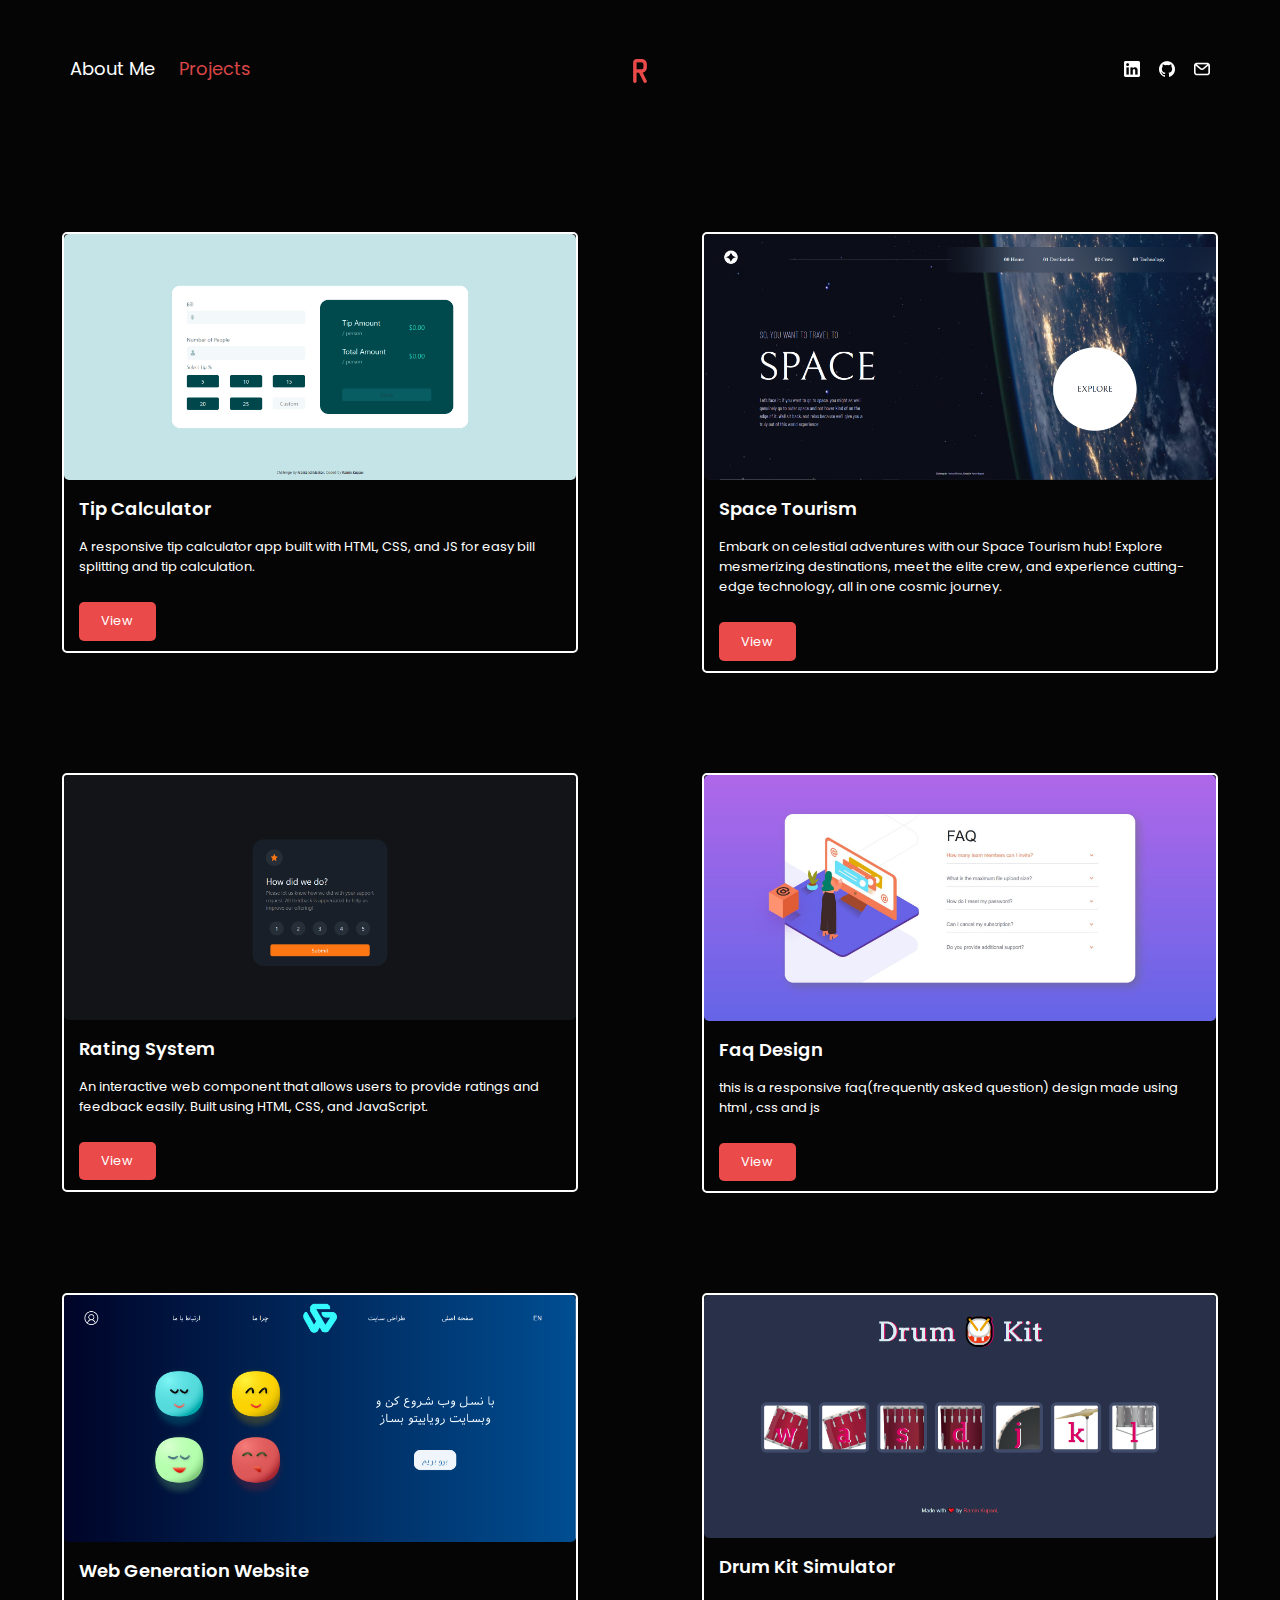
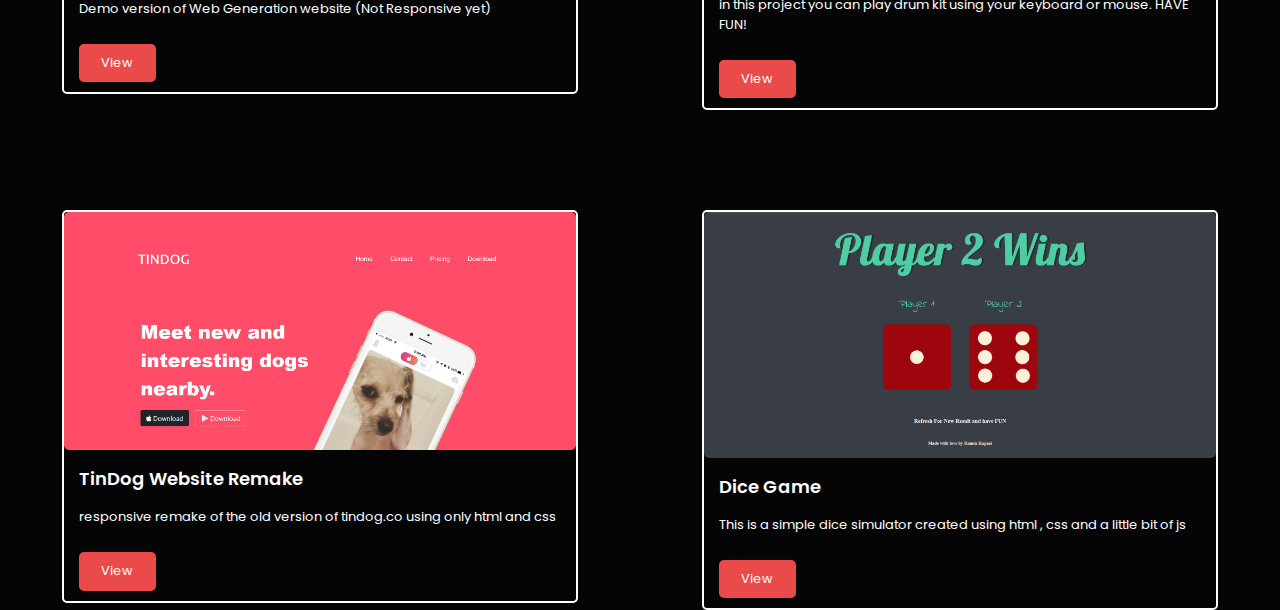
<file: projects.html>
<html lang="en">

<head>
  <meta charset="UTF-8">
  <meta name="viewport" content="width=device-width, initial-scale=1.0">
  <title>Ramin Kupaei</title>
  <link rel="icon" type="image/png" href="images/logo.png">
  <link rel="stylesheet" href="projects-styles.css">
  <link rel="preconnect" href="https://fonts.googleapis.com">
  <link rel="preconnect" href="https://fonts.gstatic.com" crossorigin>
  <link href="https://fonts.googleapis.com/css2?family=Open+Sans:wght@300&family=Poppins:wght@300&display=swap"
    rel="stylesheet">
</head>

<body>
  <div class="navbarPart">
    <ul class="elementHolder">
      <li class="navbarElement"><a href="index.html" class="navbarElementText">About Me</a></li>

      <li class="navbarElement"><a href="projects.html" class="navbarElementText active">Projects</a></li>
    </ul>
    <a href="index.html" class="navLogo"><img src="images/logo.png" alt="" class="navLogo"></a>
    <div class="socialIcons">
      <a href="https://www.linkedin.com/in/ramin-kupaei/"><img src="images/linkedin-logo.png" alt=""
          class="socialIconsImg"></a>
      <a href="https://github.com/RaminKp"><img src="images/github-logo.png" alt="" class="socialIconsImg"></a>
      <a href="mailto:r.kupaei@gmail.com"><img src="images/gmail-logo.png" alt="" class="socialIconsImg"></a>
    </div>
  </div>

  <div class="mainPart">
    <div class="projects project1">
      <img src="images/tip-pic.PNG" alt="" class="headImg headImg1">
      <p class="headerText">Tip Calculator</p>
      <p class="projectExp">A responsive tip calculator app built with HTML, CSS, and JS for easy bill splitting and tip calculation.</p>
      <a href="https://github.com/RaminKp/Tip-Calculator"><button class="viewButton">View</button></a>
    </div>
    <div class="projects project2">
      <img src="images/space-pic.PNG" alt="" class="headImg headImg2">
      <p class="headerText">Space Tourism</p>
      <p class="projectExp">Embark on celestial adventures with our Space Tourism hub! Explore mesmerizing destinations, meet the elite crew, and experience cutting-edge technology, all in one cosmic journey.</p>
      <a href="https://github.com/RaminKp/Space-Tourism-Website"><button class="viewButton">View</button></a>
    </div>
    <div class="projects project3">
      <img src="images/rating-pic.PNG" alt="" class="headImg headImg3">
      <p class="headerText">Rating System</p>
      <p class="projectExp">An interactive web component that allows users to provide ratings and feedback easily. Built using HTML, CSS, and JavaScript.</p>
      <a href="https://github.com/RaminKp/Rating-System-Project"><button class="viewButton">View</button></a>
    </div>
    <div class="projects project4">
      <img src="images/faq-pic.JPG" alt="" class="headImg headImg1">
      <p class="headerText">Faq Design</p>
      <p class="projectExp">this is a responsive faq(frequently asked question) design made using html , css and js </p>
      <a href="https://github.com/RaminKp/FAQ-responsive"><button class="viewButton">View</button></a>
    </div>
    <div class="projects project5">
      <img src="images/WG-pic.PNG" alt="" class="headImg headImg2">
      <p class="headerText">Web Generation Website</p>
      <p class="projectExp">Demo version of Web Generation website (Not Responsive yet)</p>
      <a href="https://github.com/RaminKp/Web-Generation-Sample-Website"><button class="viewButton">View</button></a>
    </div>
    <div class="projects project6">
      <img src="images/drum-pic.PNG" alt="" class="headImg headImg3">
      <p class="headerText">Drum Kit Simulator</p>
      <p class="projectExp">in this project you can play drum kit using your keyboard or mouse. HAVE FUN!</p>
      <a href="https://github.com/RaminKp/drum-kit-simulator"><button class="viewButton">View</button></a>
    </div>
    <div class="projects project7">
      <img src="images/tindog-pic.PNG" alt="" class="headImg headImg3">
      <p class="headerText">TinDog Website Remake</p>
      <p class="projectExp">responsive remake of the old version of tindog.co using only html and css</p>
      <a href="https://github.com/RaminKp/TinDogRemake"><button class="viewButton">View</button></a>
    </div>
    <div class="projects project8">
      <img src="images/dice-pic.PNG" alt="" class="headImg headImg3">
      <p class="headerText">Dice Game</p>
      <p class="projectExp">This is a simple dice simulator created using html , css and a little bit of js</p>
      <a href="https://github.com/RaminKp/The-Dicee-Game"><button class="viewButton">View</button></a>
    </div>
  </div>
  
</body>

</html>
</file>
<file: projects-styles.css>
html {
  scroll-behavior: smooth;
}

body {
  margin: 0;
  padding: 0;
  background-color: #050505;
  display: grid;
  grid-template-rows: repeat(19, 1fr);
  height: 100%;
}

.navbarPart {
  grid-row: 1/4;
  display: grid;
  grid-template-columns: 3fr 1fr 3fr;
  justify-items: start;
  align-items: center;
}

.elementHolder {
  padding-left: 70px;
  margin-top: 10px;
}

.navbarElement {
  display: inline;
  list-style-type: none;
  margin-right: 20px;
}

.navbarElementText {
  text-decoration: none;
  color: #FFFFFF;
  font-size: 18px;
  font-family: 'Poppins', sans-serif;
}

.navbarElementText:hover {
  color: #D94645;
}

.active {
  color: #D94645;
}

.navLogo {
  justify-self: center;
}

.socialIcons {
  align-items: center;
  justify-self: end;
  margin-right: 70px;
}

.socialIconsImg {
  width: 16px;
  padding-left: 15px;
}


.mainPart {
  grid-row: 4/20;
  display: grid;
  grid-template-columns: 1fr 1fr;
  align-items: flex-start;
  justify-items: center;
}

.projects {
  border: #FFFFFF 2px solid;
  border-radius: 5px;
  width: 40vw;
  margin: 50px 0;
  position: relative;
  top: 40px;
}

.headImg {
  width: 40vw;
  border-radius: 5px;
}

.headerText {
  font-size: 18px;
  font-weight: 600;
  color: white;
  font-family: 'Poppins', sans-serif;
  margin: 15px;
}

.projectExp {
  font-size: 13px;
  color: white;
  font-family: 'Poppins', sans-serif;
  margin: 15px;
}

.viewButton {
  margin: 10px 15px;
  border: none;
  cursor: pointer;
  width: 6vw;
  height: 3vw;
  border-radius: 5px;
  background-color: #EB4A4A;
  color: white;
  text-align: center;
  align-self: center;
  font-family: 'Poppins', sans-serif;
  font-size: 80%;
  font-weight: 400;
}

@media (max-width: 768px) {
  body {
    padding-bottom: 30px;
  }

  .navbarPart {
    grid-row: 1/4;
    display: grid;
    grid-template-columns: 1fr 4fr;
    grid-template-rows: 1fr;
    justify-items: start;
    align-items: center;
  }

  .socialIcons {
    display: none;
  }

  .elementHolder {
    grid-column: 2/3;
    padding-left: 50px;
    justify-self: center;
  }

  .navLogo {
    grid-column: 1/2;
    grid-row: 1/2;
    justify-self: right;
  }

  .navbarElementText {
    font-size: 13px;
  }

  .mainPart {
    grid-template-columns: 1fr;
  }

  .projects {
    width: 70vw;
  }

  .headImg {
    width: 70vw;
    border-radius: 5px;
  }

  .viewButton {
    width: 9vw;
    height: 5vw;
  }
}


@media (max-width: 512px) {
  .viewButton {
    font-size: 60%;
  }
}

@media (max-width: 412px) {
  .viewButton {
    font-size: 45%;
  }
}
</file>
